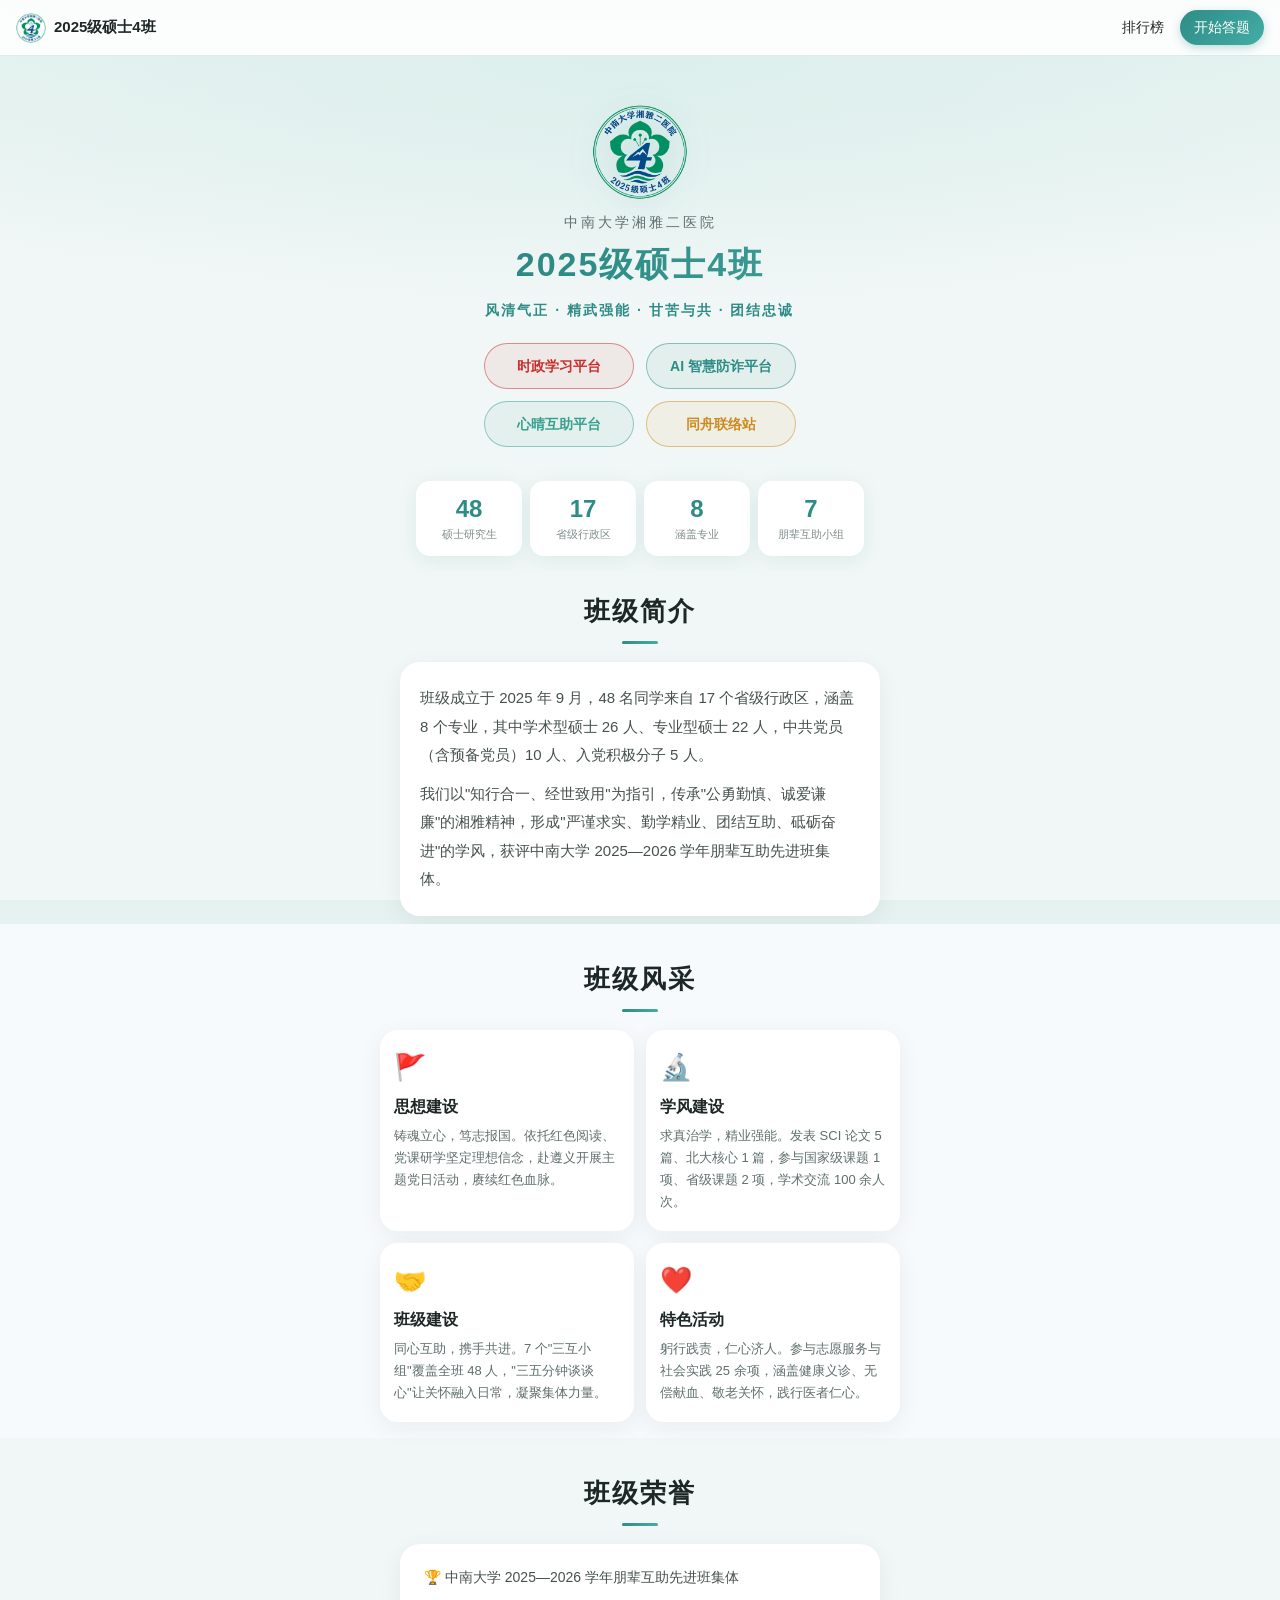
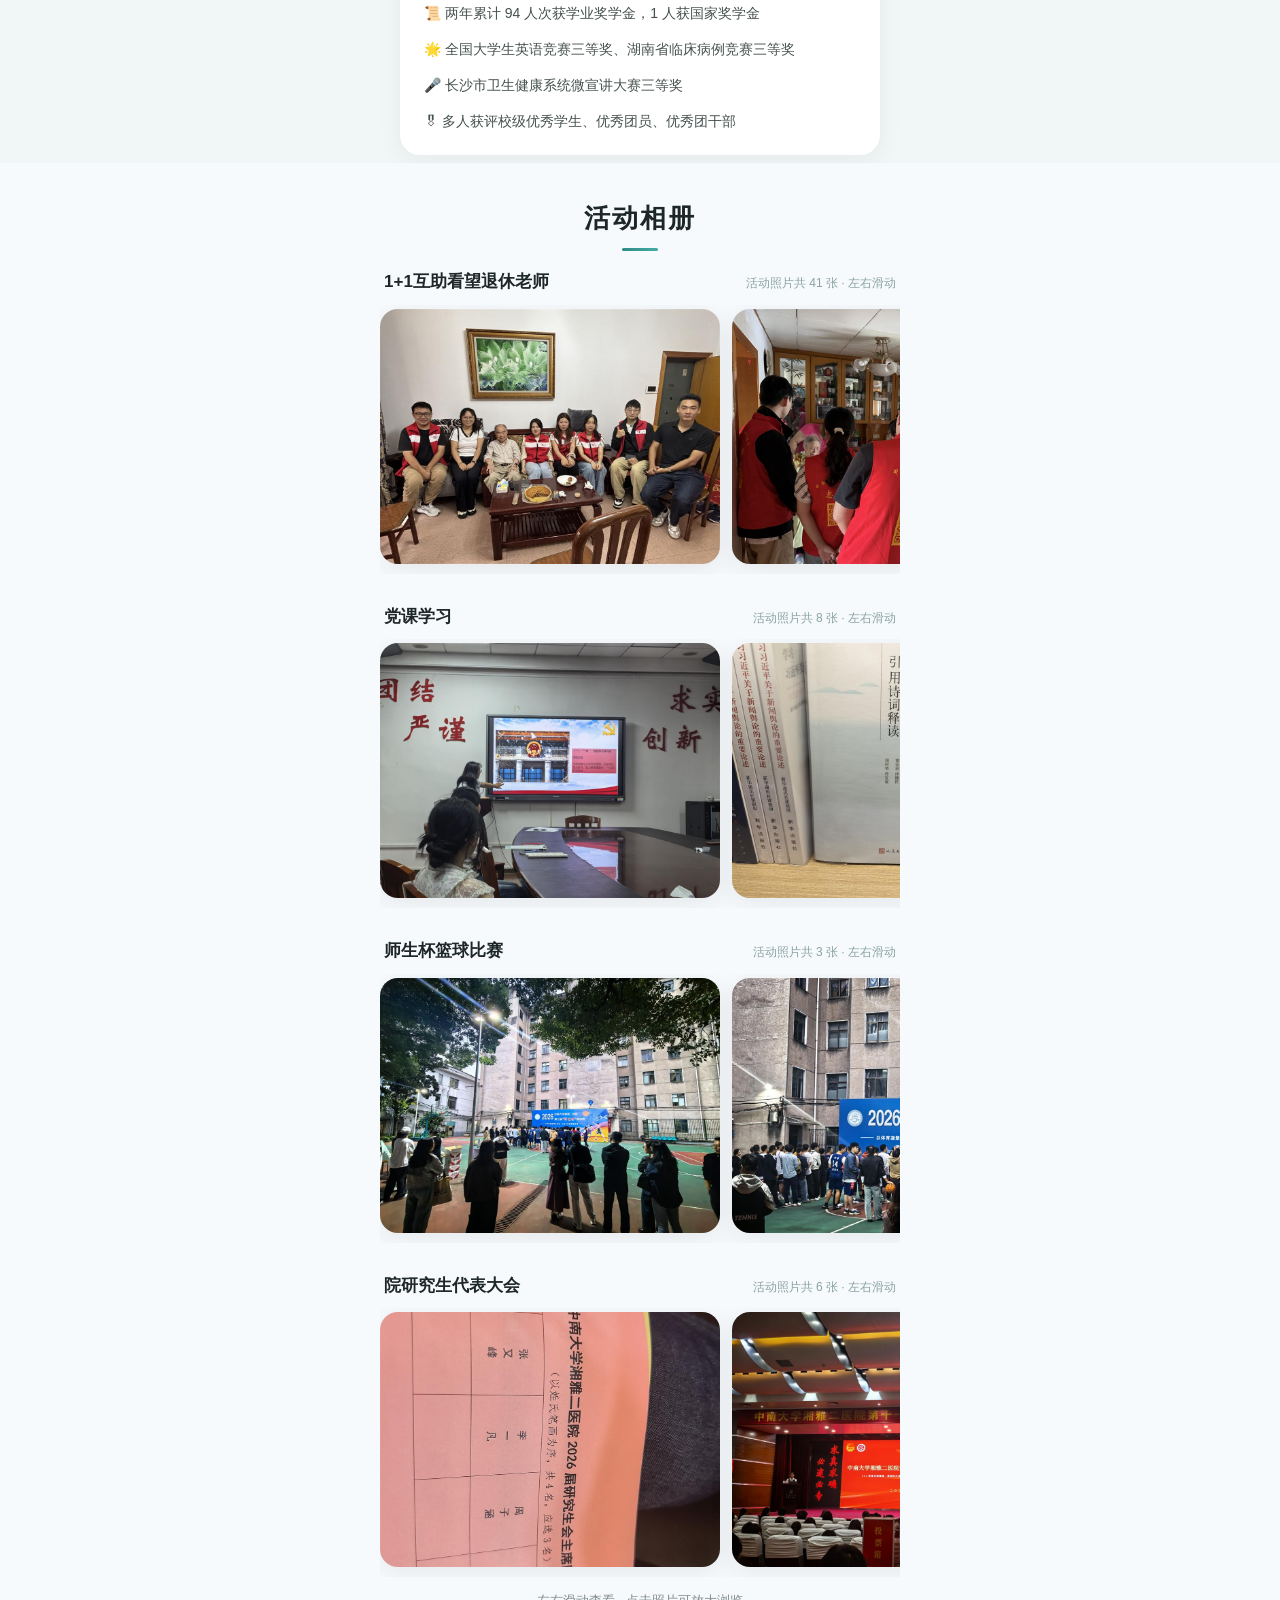
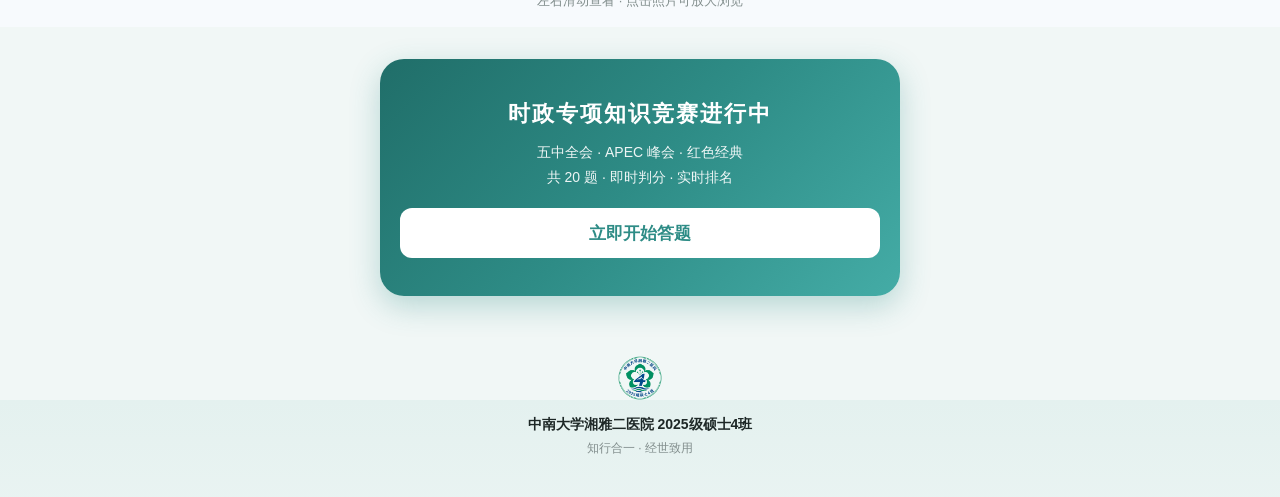
<file: index.html>
<!DOCTYPE html>
<html lang="zh-CN">
<head>
  <meta charset="UTF-8">
  <meta name="viewport" content="width=device-width, initial-scale=1.0, viewport-fit=cover">
  <meta name="theme-color" content="#2e8c86">
  <title>湘雅二医院2025级硕士4班</title>
  <link rel="stylesheet" href="/css/style.css">
  <link rel="stylesheet" href="/css/site.css">
</head>
<body>
  <nav class="nav">
    <a href="/" class="nav-brand">
      <img src="/assets/banhui-small.png" alt="班徽" class="nav-emblem">
      <span>2025级硕士4班</span>
    </a>
    <div class="nav-links">
      <a href="/leaderboard.html?set=politics">排行榜</a>
      <a href="/quiz.html?set=politics" class="nav-cta">开始答题</a>
    </div>
  </nav>

  <header class="hero-site">
    <img src="/assets/banhui-small.png" alt="班徽" class="hero-emblem reveal">
    <p class="site-eyebrow reveal">中南大学湘雅二医院</p>
    <h1 class="site-title reveal">2025级硕士4班</h1>
    <p class="site-motto reveal">风清气正 · 精武强能 · 甘苦与共 · 团结忠诚</p>
    <div class="hero-btns reveal">
      <a href="/politics.html" class="btn btn-pl">时政学习平台</a>
      <a href="/anti-fraud.html" class="btn btn-fr">AI 智慧防诈平台</a>
      <a href="/care.html" class="btn btn-care">心晴互助平台</a>
      <a href="/connect.html" class="btn btn-cc">同舟联络站</a>
    </div>
  </header>

  <section class="stats-band reveal">
    <div class="stat-item"><span class="stat-num">48</span><span class="stat-label">硕士研究生</span></div>
    <div class="stat-item"><span class="stat-num">17</span><span class="stat-label">省级行政区</span></div>
    <div class="stat-item"><span class="stat-num">8</span><span class="stat-label">涵盖专业</span></div>
    <div class="stat-item"><span class="stat-num">7</span><span class="stat-label">朋辈互助小组</span></div>
  </section>

  <section id="intro" class="site-section">
    <h2 class="section-title reveal">班级简介</h2>
    <div class="section-card reveal">
      <p>班级成立于 2025 年 9 月，48 名同学来自 17 个省级行政区，涵盖 8 个专业，其中学术型硕士 26 人、专业型硕士 22 人，中共党员（含预备党员）10 人、入党积极分子 5 人。</p>
      <p>我们以"知行合一、经世致用"为指引，传承"公勇勤慎、诚爱谦廉"的湘雅精神，形成"严谨求实、勤学精业、团结互助、砥砺奋进"的学风，获评中南大学 2025—2026 学年朋辈互助先进班集体。</p>
    </div>
  </section>

  <section id="features" class="site-section alt">
    <h2 class="section-title reveal">班级风采</h2>
    <div class="feature-grid">
      <div class="feature-card reveal">
        <div class="feature-icon">🚩</div>
        <h3>思想建设</h3>
        <p>铸魂立心，笃志报国。依托红色阅读、党课研学坚定理想信念，赴遵义开展主题党日活动，赓续红色血脉。</p>
      </div>
      <div class="feature-card reveal">
        <div class="feature-icon">🔬</div>
        <h3>学风建设</h3>
        <p>求真治学，精业强能。发表 SCI 论文 5 篇、北大核心 1 篇，参与国家级课题 1 项、省级课题 2 项，学术交流 100 余人次。</p>
      </div>
      <div class="feature-card reveal">
        <div class="feature-icon">🤝</div>
        <h3>班级建设</h3>
        <p>同心互助，携手共进。7 个"三互小组"覆盖全班 48 人，"三五分钟谈谈心"让关怀融入日常，凝聚集体力量。</p>
      </div>
      <div class="feature-card reveal">
        <div class="feature-icon">❤️</div>
        <h3>特色活动</h3>
        <p>躬行践责，仁心济人。参与志愿服务与社会实践 25 余项，涵盖健康义诊、无偿献血、敬老关怀，践行医者仁心。</p>
      </div>
    </div>
  </section>

  <section id="glory" class="site-section">
    <h2 class="section-title reveal">班级荣誉</h2>
    <div class="section-card reveal">
      <ul class="glory-list">
        <li>🏆 中南大学 2025—2026 学年朋辈互助先进班集体</li>
        <li>📜 两年累计 94 人次获学业奖学金，1 人获国家奖学金</li>
        <li>🌟 全国大学生英语竞赛三等奖、湖南省临床病例竞赛三等奖</li>
        <li>🎤 长沙市卫生健康系统微宣讲大赛三等奖</li>
        <li>🎖 多人获评校级优秀学生、优秀团员、优秀团干部</li>
      </ul>
    </div>
  </section>

  <section id="photos" class="site-section alt">
    <h2 class="section-title reveal">活动相册</h2>
    <div id="photoWall" class="photo-wall"><div class="board-loading">照片加载中…</div></div>
    <p class="photo-note reveal">左右滑动查看 · 点击照片可放大浏览</p>
  </section>

  <section class="quiz-banner reveal">
    <h2>时政专项知识竞赛进行中</h2>
    <p>五中全会 · APEC 峰会 · 红色经典<br>共 20 题 · 即时判分 · 实时排名</p>
    <a href="/quiz.html?set=politics" class="btn btn-light">立即开始答题</a>
  </section>

  <footer class="site-footer">
    <img src="/assets/banhui-small.png" alt="班徽" class="footer-emblem">
    <p>中南大学湘雅二医院 2025级硕士4班</p>
    <p class="footer-sub">知行合一 · 经世致用</p>
  </footer>

  <div id="lightbox" class="lightbox hidden">
    <button class="lb-close" aria-label="关闭">×</button>
    <button class="lb-prev" aria-label="上一张">‹</button>
    <img id="lbImg" alt="照片">
    <button class="lb-next" aria-label="下一张">›</button>
    <div class="lb-caption" id="lbCaption"></div>
  </div>
  <script src="/js/site.js"></script>
</body>
</html>
</file>
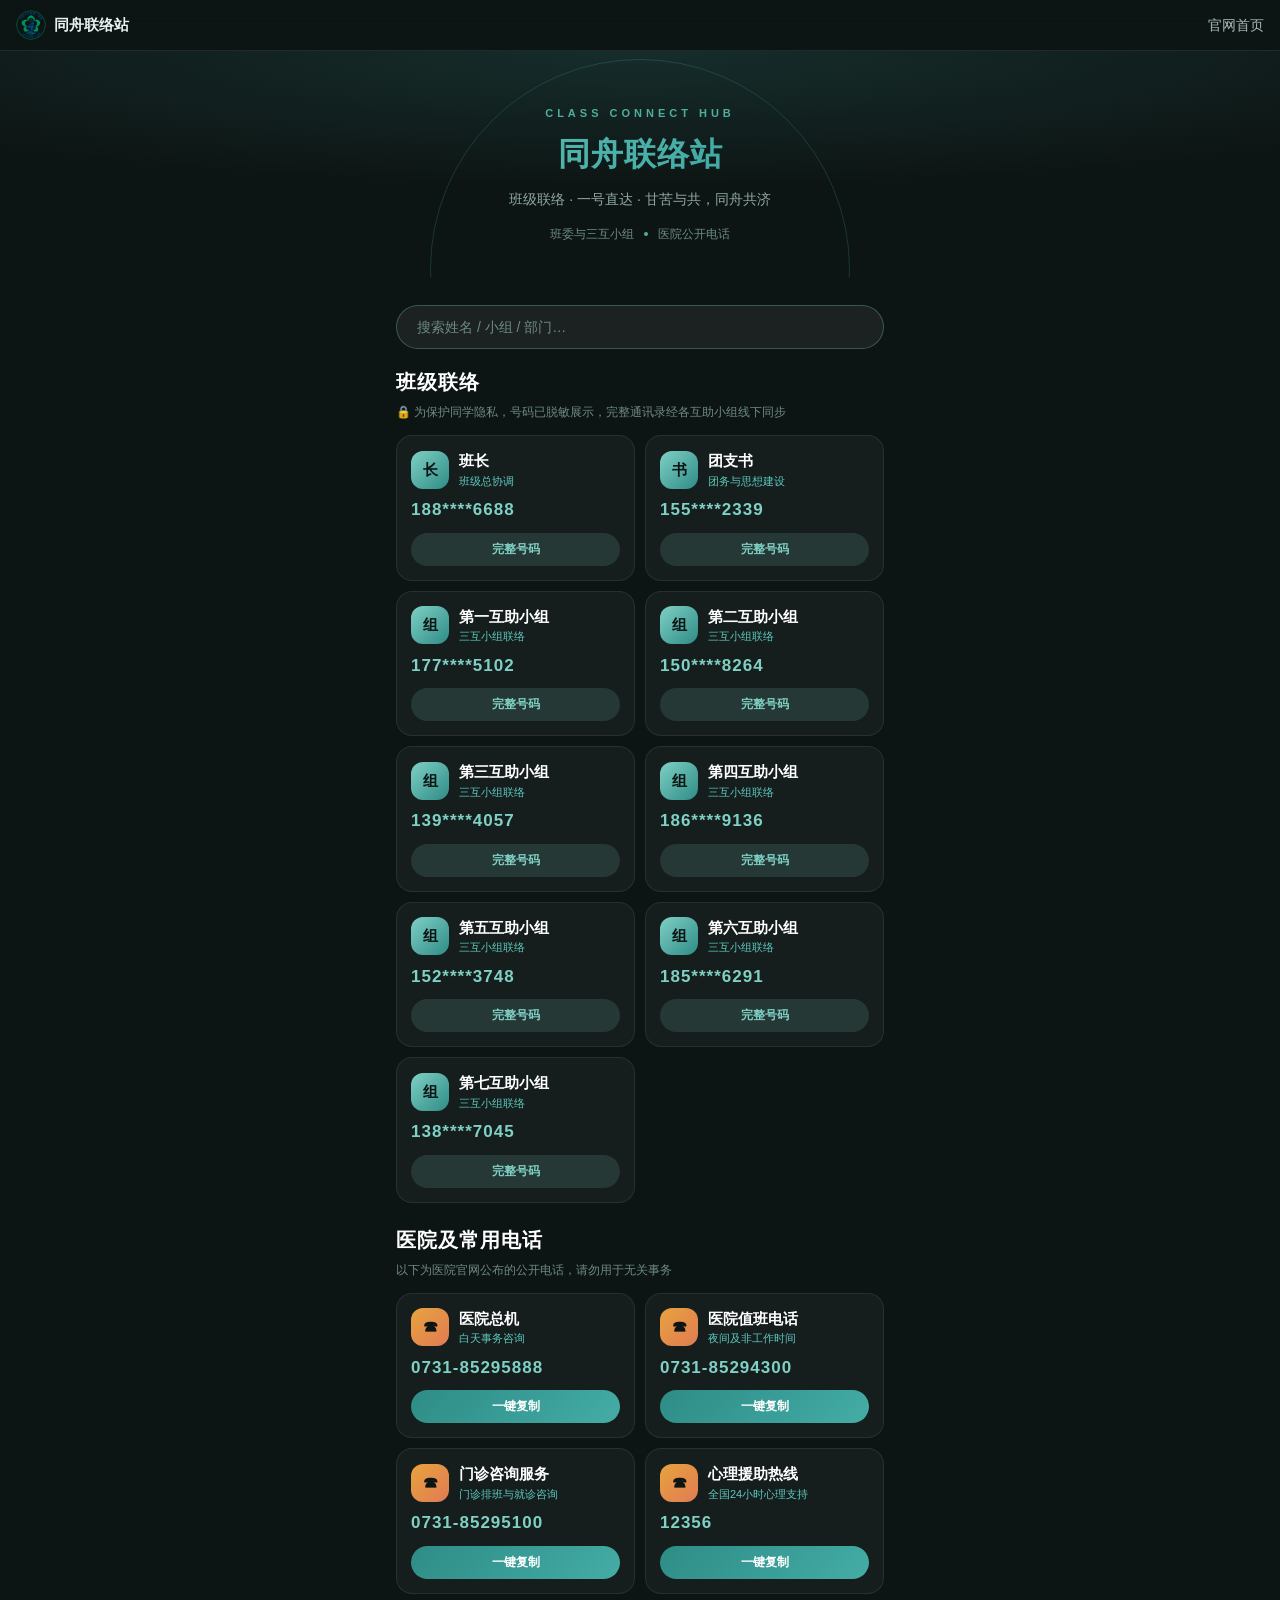
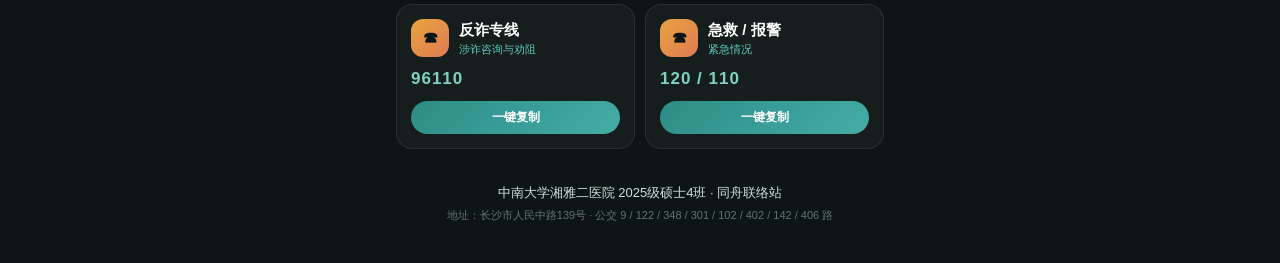
<file: connect.html>
<!DOCTYPE html>
<html lang="zh-CN">
<head>
  <meta charset="UTF-8">
  <meta name="viewport" content="width=device-width, initial-scale=1.0, viewport-fit=cover">
  <meta name="theme-color" content="#0d1514">
  <title>同舟联络站 · 2025级硕士4班</title>
  <link rel="stylesheet" href="/css/style.css">
  <link rel="stylesheet" href="/css/site.css">
  <link rel="stylesheet" href="/css/anti-fraud.css">
  <link rel="stylesheet" href="/css/connect.css">
</head>
<body class="af-body care-body">
  <nav class="nav nav-dark">
    <a href="/" class="nav-brand">
      <img src="/assets/banhui-small.png" alt="班徽" class="nav-emblem">
      <span>同舟联络站</span>
    </a>
    <div class="nav-links">
      <a href="/">官网首页</a>
    </div>
  </nav>

  <header class="af-hero">
    <div class="af-pulse"></div>
    <p class="af-eyebrow">CLASS CONNECT HUB</p>
    <h1 class="af-title">同舟联络站</h1>
    <p class="af-sub">班级联络 · 一号直达 · 甘苦与共，同舟共济</p>
    <div class="af-meta">
      <span>班委与三互小组</span>
      <span class="af-meta-dot"></span>
      <span>医院公开电话</span>
    </div>
  </header>

  <section class="af-section">
    <div class="cc-search">
      <input id="ccSearch" type="text" placeholder="搜索姓名 / 小组 / 部门…">
    </div>

    <h2 class="af-h2" style="margin-top:18px">班级联络</h2>
    <p class="af-h2sub">🔒 为保护同学隐私，号码已脱敏展示，完整通讯录经各互助小组线下同步</p>
    <div id="ccClass" class="cc-grid"></div>

    <h2 class="af-h2" style="margin-top:22px">医院及常用电话</h2>
    <p class="af-h2sub">以下为医院官网公布的公开电话，请勿用于无关事务</p>
    <div id="ccHospital" class="cc-grid"></div>
  </section>

  <footer class="af-footer">
    <p>中南大学湘雅二医院 2025级硕士4班 · 同舟联络站</p>
    <p class="af-footer-sub">地址：长沙市人民中路139号 · 公交 9 / 122 / 348 / 301 / 102 / 402 / 142 / 406 路</p>
  </footer>

  <div id="ccToast" class="cc-toast"></div>
  <script src="/js/connect.js"></script>
</body>
</html>
</file>
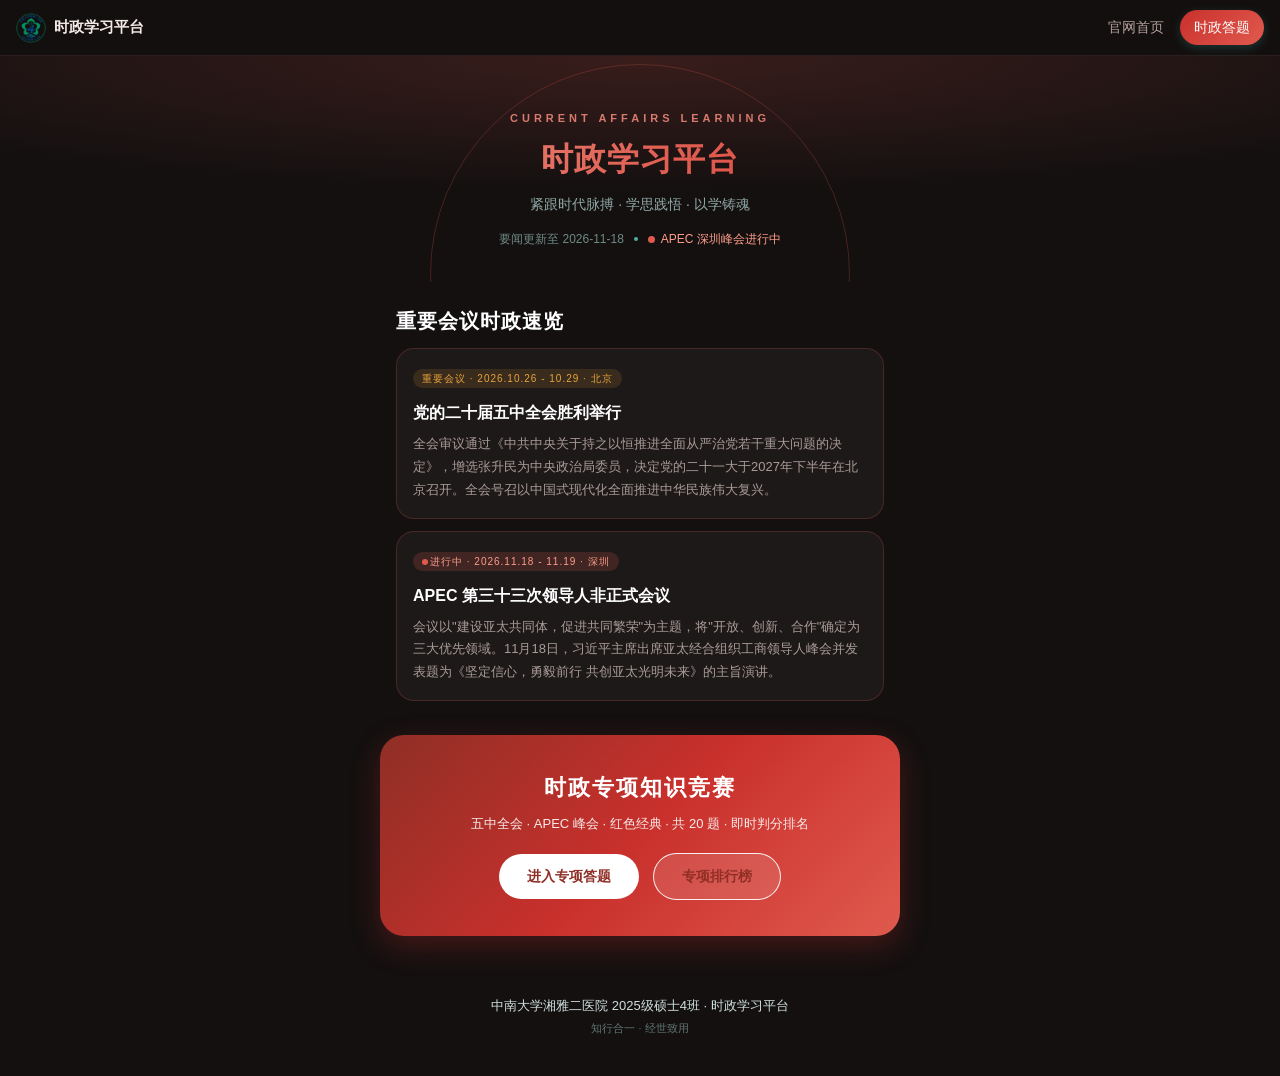
<file: politics.html>
<!DOCTYPE html>
<html lang="zh-CN">
<head>
  <meta charset="UTF-8">
  <meta name="viewport" content="width=device-width, initial-scale=1.0, viewport-fit=cover">
  <meta name="theme-color" content="#141010">
  <title>时政学习平台 · 2025级硕士4班</title>
  <link rel="stylesheet" href="/css/style.css">
  <link rel="stylesheet" href="/css/site.css">
  <link rel="stylesheet" href="/css/anti-fraud.css">
  <link rel="stylesheet" href="/css/politics.css">
</head>
<body class="af-body pf-body">
  <nav class="nav nav-dark pf-nav">
    <a href="/" class="nav-brand">
      <img src="/assets/banhui-small.png" alt="班徽" class="nav-emblem">
      <span>时政学习平台</span>
    </a>
    <div class="nav-links">
      <a href="/">官网首页</a>
      <a href="/quiz.html?set=politics" class="nav-cta">时政答题</a>
    </div>
  </nav>

  <header class="af-hero pf-hero">
    <div class="af-pulse pf-pulse"></div>
    <p class="af-eyebrow pf-eyebrow">CURRENT AFFAIRS LEARNING</p>
    <h1 class="af-title">时政学习平台</h1>
    <p class="af-sub">紧跟时代脉搏 · 学思践悟 · 以学铸魂</p>
    <div class="af-meta">
      <span>要闻更新至 2026-11-18</span>
      <span class="af-meta-dot"></span>
      <span class="pf-live"><i></i>APEC 深圳峰会进行中</span>
    </div>
  </header>

  <section class="af-section">
    <h2 class="af-h2">重要会议时政速览</h2>
    <div class="news-card">
      <span class="news-chip">重要会议 · 2026.10.26 - 10.29 · 北京</span>
      <h3>党的二十届五中全会胜利举行</h3>
      <p>全会审议通过《中共中央关于持之以恒推进全面从严治党若干重大问题的决定》，增选张升民为中央政治局委员，决定党的二十一大于2027年下半年在北京召开。全会号召以中国式现代化全面推进中华民族伟大复兴。</p>
    </div>
    <div class="news-card">
      <span class="news-chip news-live"><i></i>进行中 · 2026.11.18 - 11.19 · 深圳</span>
      <h3>APEC 第三十三次领导人非正式会议</h3>
      <p>会议以"建设亚太共同体，促进共同繁荣"为主题，将"开放、创新、合作"确定为三大优先领域。11月18日，习近平主席出席亚太经合组织工商领导人峰会并发表题为《坚定信心，勇毅前行 共创亚太光明未来》的主旨演讲。</p>
    </div>
  </section>

  <section class="af-cta pf-cta">
    <h2>时政专项知识竞赛</h2>
    <p>五中全会 · APEC 峰会 · 红色经典 · 共 20 题 · 即时判分排名</p>
    <a href="/quiz.html?set=politics" class="af-btn">进入专项答题</a>
    <a href="/leaderboard.html?set=politics" class="af-btn af-btn-ghost">专项排行榜</a>
  </section>

  <footer class="af-footer">
    <p>中南大学湘雅二医院 2025级硕士4班 · 时政学习平台</p>
    <p class="af-footer-sub">知行合一 · 经世致用</p>
  </footer>
</body>
</html>
</file>
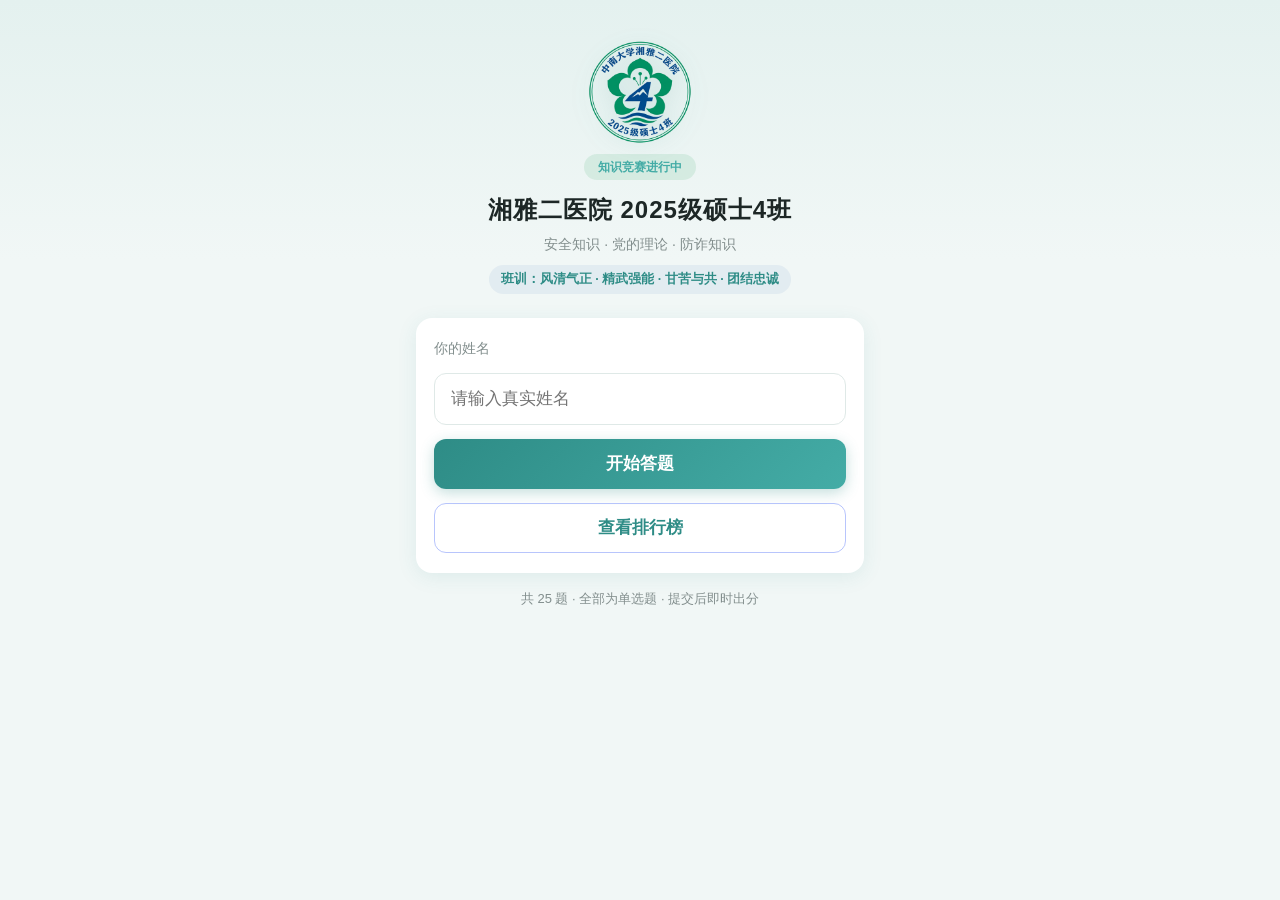
<file: quiz.html>
<!DOCTYPE html>
<html lang="zh-CN">
<head>
  <meta charset="UTF-8">
  <meta name="viewport" content="width=device-width, initial-scale=1.0, maximum-scale=1.0, user-scalable=no, viewport-fit=cover">
  <meta name="theme-color" content="#2e8c86">
  <title>知识竞赛 · 2025级硕士4班</title>
  <link rel="stylesheet" href="/css/style.css?v=20261119">
</head>
<body>
  <div class="app">

    <!-- 首页 -->
    <section id="view-home" class="view">
      <div class="hero">
        <img src="/assets/banhui-small.png" alt="班徽" class="hero-emblem">
        <div class="hero-badge">知识竞赛进行中</div>
        <h1>湘雅二医院 2025级硕士4班</h1>
        <p class="hero-sub">安全知识 · 党的理论 · 防诈知识</p>
        <p class="motto">班训：风清气正 · 精武强能 · 甘苦与共 · 团结忠诚</p>
      </div>
      <div class="card">
        <label class="field-label" for="nameInput">你的姓名</label>
        <input id="nameInput" class="field-input" type="text" maxlength="20" placeholder="请输入真实姓名" autocomplete="off">
        <button id="startBtn" class="btn btn-primary btn-block">开始答题</button>
        <a href="/leaderboard.html" class="btn btn-ghost btn-block">查看排行榜</a>
      </div>
      <p class="tips">共 25 题 · 全部为单选题 · 提交后即时出分</p>
    </section>

    <!-- 答题页 -->
    <section id="view-quiz" class="view hidden">
      <div class="quiz-header">
        <div class="progress-wrap">
          <div class="progress-bar" id="progressBar"></div>
        </div>
        <div class="quiz-meta">
          <span id="quizIndex">第 1 / 25 题</span>
          <span id="quizCategory">安全知识</span>
        </div>
      </div>
      <div class="card quiz-card">
        <h2 id="questionText" class="question-text">题目加载中…</h2>
        <div id="optionsWrap" class="options"></div>
      </div>
      <div class="quiz-footer">
        <button id="prevBtn" class="btn btn-ghost">上一题</button>
        <button id="nextBtn" class="btn btn-primary">下一题</button>
      </div>
    </section>

    <!-- 成绩页 -->
    <section id="view-result" class="view hidden">
      <div class="hero">
        <h1>答题完成 🎉</h1>
      </div>
      <div class="card result-card">
        <div class="score-num"><span id="scoreNum">0</span><span class="score-total">/<span id="scoreTotal">25</span></span></div>
        <div class="result-grid">
          <div class="result-item"><span class="result-label">我的排名</span><span class="result-value" id="rankNum">-</span></div>
          <div class="result-item"><span class="result-label">参与人数</span><span class="result-value" id="participantNum">-</span></div>
        </div>
        <a href="/leaderboard.html" class="btn btn-primary btn-block">查看完整排行榜</a>
        <a href="/" id="backHomeBtn" class="btn btn-ghost btn-block">返回官网首页</a>
      </div>
    </section>

  </div>
  <div id="toast" class="toast hidden"></div>
  <script src="/js/app.js"></script>
</body>
</html>
</file>
<file: css/style.css>
/* 班级答题平台 - 移动端优先样式 */
:root {
  /* 配色演变自湘雅二医院院徽主色 #44ACA6（湘雅青绿） */
  --primary: #2e8c86;        /* 院徽原色加深，保证按钮对比度 */
  --primary-dark: #206e69;   /* 深湘雅青，用于标题 */
  --green: #44aca6;          /* 院徽原色，用于渐变与点缀 */
  --bg: #f1f7f6;
  --card: #fff;
  --text: #1d2726;           /* 近黑标题色（Apple 式） */
  --text-sub: #828e8d;       /* 中性灰正文辅助色 */
  --border: #dfe9e7;
  --radius: 16px;
  --shadow: 0 4px 20px rgba(46, 140, 134, .1);
}
* { box-sizing: border-box; margin: 0; padding: 0; -webkit-tap-highlight-color: transparent; }
html, body { height: 100%; }
body {
  font-family: -apple-system, "PingFang SC", "Microsoft YaHei", sans-serif;
  background: linear-gradient(180deg, #e4f1ef 0%, var(--bg) 260px);
  color: var(--text);
  line-height: 1.5;
}
.app {
  max-width: 480px;
  margin: 0 auto;
  padding: max(16px, env(safe-area-inset-top)) 16px max(24px, env(safe-area-inset-bottom));
  min-height: 100%;
  display: flex;
  flex-direction: column;
  gap: 16px;
}
.view { display: flex; flex-direction: column; gap: 16px; }
.hidden { display: none !important; }

/* 头部 */
.hero { text-align: center; padding: 24px 8px 8px; }
.hero h1 { font-size: clamp(19px, 5.4vw, 24px); letter-spacing: 1px; white-space: nowrap; }
.hero-sub { color: var(--text-sub); font-size: 14px; margin-top: 6px; }
.hero-compact { padding-top: 16px; }
.hero-badge {
  display: inline-block;
  font-size: 12px;
  color: var(--green);
  background: rgba(42, 161, 95, .12);
  border-radius: 999px;
  padding: 4px 14px;
  margin-bottom: 12px;
  font-weight: 600;
}
.hero-emblem {
  width: 104px;
  height: 104px;
  display: block;
  margin: 0 auto 10px;
  filter: drop-shadow(0 4px 10px rgba(46, 140, 134, .18));
}
.hero-emblem-sm { width: 72px; height: 72px; margin-bottom: 6px; }
.motto {
  font-size: clamp(10.5px, 3vw, 12.5px);
  color: var(--primary);
  background: rgba(27, 90, 166, .07);
  border-radius: 999px;
  display: inline-block;
  white-space: nowrap;
  padding: 5px 12px;
  margin-top: 10px;
  font-weight: 600;
}

/* 班级小档案 */
.intro-card { gap: 12px; }
.intro-title {
  font-size: 15px;
  font-weight: 700;
  color: var(--primary);
  display: flex;
  align-items: center;
  gap: 8px;
}
.intro-title::before {
  content: "";
  width: 4px;
  height: 16px;
  border-radius: 2px;
  background: linear-gradient(180deg, var(--primary), var(--green));
}
.stat-grid { display: flex; gap: 8px; }
.stat-item {
  flex: 1;
  background: #f4f8fc;
  border-radius: 10px;
  padding: 10px 4px;
  display: flex;
  flex-direction: column;
  align-items: center;
  gap: 2px;
}
.stat-num { font-size: 20px; font-weight: 700; color: var(--primary); line-height: 1.2; }
.stat-label { font-size: 11px; color: var(--text-sub); }
.intro-text { font-size: 13px; color: var(--text-sub); line-height: 1.7; }

/* 卡片 */
.card {
  background: var(--card);
  border-radius: var(--radius);
  box-shadow: var(--shadow);
  padding: 20px 18px;
  display: flex;
  flex-direction: column;
  gap: 14px;
}
.field-label { font-size: 14px; color: var(--text-sub); }
.field-input {
  width: 100%;
  height: 52px;
  border: 1.5px solid var(--border);
  border-radius: 12px;
  padding: 0 16px;
  font-size: 17px;
  outline: none;
  transition: border-color .2s;
}
.field-input:focus { border-color: var(--primary); }

/* 按钮 */
.btn {
  display: flex;
  align-items: center;
  justify-content: center;
  height: 50px;
  border: none;
  border-radius: 12px;
  font-size: 17px;
  font-weight: 600;
  cursor: pointer;
  text-decoration: none;
  user-select: none;
  transition: opacity .15s, transform .1s;
}
.btn:active { transform: scale(.98); }
.btn-primary { background: linear-gradient(135deg, #2e8c86 0%, #44aca6 100%); color: #fff; box-shadow: 0 4px 14px rgba(46,140,134,.28); }
.btn-primary:disabled { opacity: .5; }
.btn-ghost { background: transparent; color: var(--primary); border: 1.5px solid rgba(79,110,247,.4); }
.btn-block { width: 100%; }

/* 答题 */
.quiz-header { display: flex; flex-direction: column; gap: 8px; padding-top: 8px; }
.progress-wrap { height: 8px; background: #e3e7f5; border-radius: 999px; overflow: hidden; }
.progress-bar {
  height: 100%;
  width: 0;
  background: linear-gradient(90deg, var(--primary), var(--green));
  border-radius: 999px;
  transition: width .25s ease;
}
.quiz-meta { display: flex; justify-content: space-between; font-size: 13px; color: var(--text-sub); }
.quiz-card { gap: 18px; }
.question-text { font-size: 19px; font-weight: 600; line-height: 1.6; }
.options { display: flex; flex-direction: column; gap: 12px; }
.option {
  display: flex;
  align-items: center;
  gap: 12px;
  padding: 14px 16px;
  border: 1.5px solid var(--border);
  border-radius: 12px;
  font-size: 16px;
  background: #fafbff;
  cursor: pointer;
  transition: all .15s;
}
.option:active { transform: scale(.99); }
.option-key {
  flex-shrink: 0;
  width: 28px;
  height: 28px;
  border-radius: 50%;
  background: #e9edfb;
  color: var(--primary);
  font-size: 14px;
  font-weight: 700;
  display: flex;
  align-items: center;
  justify-content: center;
}
.option.selected {
  border-color: var(--primary);
  background: rgba(79,110,247,.08);
  color: var(--primary-dark);
  font-weight: 600;
}
.option.selected .option-key { background: var(--primary); color: #fff; }
.quiz-footer { display: flex; gap: 12px; margin-top: auto; padding-top: 4px; }
.quiz-footer .btn { flex: 1; }

/* 成绩 */
.result-card { align-items: center; text-align: center; }
.score-num { font-size: 56px; font-weight: 700; color: var(--primary); line-height: 1; }
.score-total { font-size: 22px; color: var(--text-sub); font-weight: 500; }
.result-grid { width: 100%; display: flex; gap: 12px; }
.result-item {
  flex: 1;
  background: #f6f8fe;
  border-radius: 12px;
  padding: 14px 8px;
  display: flex;
  flex-direction: column;
  gap: 4px;
}
.result-label { font-size: 13px; color: var(--text-sub); }
.result-value { font-size: 22px; font-weight: 700; }

/* 排行榜 */
.board { display: flex; flex-direction: column; gap: 10px; }
.board-loading { text-align: center; color: var(--text-sub); padding: 30px 0; }
.board-row {
  display: flex;
  align-items: center;
  gap: 12px;
  background: var(--card);
  border-radius: 12px;
  padding: 12px 16px;
  box-shadow: var(--shadow);
}
.board-rank {
  width: 34px;
  height: 34px;
  border-radius: 50%;
  background: #eef1fb;
  color: var(--text-sub);
  font-weight: 700;
  font-size: 15px;
  display: flex;
  align-items: center;
  justify-content: center;
  flex-shrink: 0;
}
.board-row.top1 .board-rank { background: #ffd75e; color: #8a5b00; }
.board-row.top2 .board-rank { background: #d8def0; color: #4a5568; }
.board-row.top3 .board-rank { background: #f4c8a8; color: #8a4b1c; }
.board-name {
  flex: 1;
  font-size: 16px;
  font-weight: 600;
  min-width: 0;
  overflow: hidden;
  text-overflow: ellipsis;
  white-space: nowrap;
}
.board-score { font-size: 16px; font-weight: 700; color: var(--primary); }
.board-used { font-size: 12px; color: var(--text-sub); }
.tips { text-align: center; font-size: 13px; color: var(--text-sub); padding-bottom: 12px; }

/* Toast */
.toast {
  position: fixed;
  left: 50%;
  bottom: 80px;
  transform: translateX(-50%);
  background: rgba(31,36,48,.9);
  color: #fff;
  font-size: 14px;
  padding: 10px 20px;
  border-radius: 999px;
  z-index: 99;
  max-width: 80vw;
  text-align: center;
}
</file>
<file: css/site.css>
/* 班级官网样式（参考大牌企业官网：大标题居中、全宽分区、干净卡片） */
.nav {
  position: sticky;
  top: 0;
  z-index: 50;
  display: flex;
  align-items: center;
  justify-content: space-between;
  padding: 10px 16px;
  background: rgba(255,255,255,.85);
  backdrop-filter: blur(12px);
  -webkit-backdrop-filter: blur(12px);
  border-bottom: 1px solid var(--border);
}
.nav-brand { display: flex; align-items: center; gap: 8px; text-decoration: none; color: var(--text); font-weight: 700; font-size: 15px; }
.nav-emblem { width: 30px; height: 30px; }
.nav-links { display: flex; align-items: center; gap: 16px; }
.nav-links a { font-size: 14px; color: var(--text); text-decoration: none; font-weight: 500; }
.nav-cta {
  color: #fff !important;
  background: linear-gradient(135deg, #2e8c86 0%, #44aca6 100%);
  padding: 7px 14px;
  border-radius: 999px;
  font-weight: 600;
  box-shadow: 0 3px 10px rgba(46,140,134,.3);
}

.hero-site {
  text-align: center;
  padding: 48px 20px 40px;
  background: radial-gradient(120% 100% at 50% 0%, #dcefeC 0%, transparent 60%);
}
.hero-site .hero-emblem { width: 96px; height: 96px; margin-bottom: 12px; filter: drop-shadow(0 6px 16px rgba(46,140,134,.2)); }
.site-eyebrow { font-size: 14px; color: #5f6e6d; letter-spacing: 3px; margin-bottom: 6px; font-weight: 500; }

/* Apple 式渐变大标题 */
.site-title {
  font-size: clamp(26px, 7vw, 34px);
  letter-spacing: 2px;
  white-space: nowrap;
  background: linear-gradient(120deg, #206e69 0%, #2e8c86 45%, #5cb8b1 100%);
  -webkit-background-clip: text;
  background-clip: text;
  -webkit-text-fill-color: transparent;
  color: #206e69;
}
.site-motto { margin-top: 10px; color: var(--primary); font-weight: 600; font-size: 14px; letter-spacing: 2px; }
.site-desc { max-width: 420px; margin: 14px auto 0; color: #5f6e6d; font-size: 15px; line-height: 1.8; }
.hero-btns { display: flex; gap: 12px; justify-content: center; margin-top: 22px; flex-wrap: wrap; max-width: 340px; margin-left: auto; margin-right: auto; }
.hero-btns .btn { min-width: 150px; height: 46px; font-size: 14px; border-radius: 999px; transition: all .25s ease; }

/* 四大平台入口：每平台一色（Google 式统一胶囊） */
.btn-pl { color: #C9302C; border: 1.5px solid rgba(201,48,44,.5); background: rgba(201,48,44,.07); }
.btn-pl:hover { background: #C9302C; color: #fff; box-shadow: 0 4px 14px rgba(201,48,44,.3); }
.btn-fr { color: #2e8c86; border: 1.5px solid rgba(46,140,134,.5); background: rgba(46,140,134,.07); }
.btn-fr:hover { background: #2e8c86; color: #fff; box-shadow: 0 4px 14px rgba(46,140,134,.3); }
.btn-care { color: #38a08f; border: 1.5px solid rgba(56,160,143,.5); background: rgba(56,160,143,.07); }
.btn-care:hover { background: #38a08f; color: #fff; box-shadow: 0 4px 14px rgba(56,160,143,.3); }
.btn-cc { color: #cf8a1e; border: 1.5px solid rgba(207,138,30,.5); background: rgba(207,138,30,.07); }
.btn-cc:hover { background: #cf8a1e; color: #fff; box-shadow: 0 4px 14px rgba(207,138,30,.3); }

.stats-band {
  display: flex;
  gap: 8px;
  max-width: 480px;
  margin: -6px auto 0;
  padding: 0 16px;
}
.stats-band .stat-item { flex: 1; background: #fff; box-shadow: var(--shadow); border-radius: 14px; padding: 14px 4px; }
.stats-band .stat-num { font-size: 24px; }

.site-section { max-width: 520px; margin: 0 auto; padding: 36px 20px 8px; }
.site-section.alt { background: #f7fafd; max-width: none; padding: 36px 20px 16px; }
.site-section.alt > * { max-width: 520px; margin-left: auto; margin-right: auto; }
.section-title {
  text-align: center;
  font-size: 26px;
  margin-bottom: 18px;
  color: var(--text);
  letter-spacing: 2px;
  font-weight: 700;
}
.section-title::after {
  content: "";
  display: block;
  width: 36px;
  height: 3px;
  border-radius: 2px;
  background: linear-gradient(90deg, var(--primary), var(--green));
  margin: 10px auto 0;
}
.section-card {
  background: #fff;
  border-radius: 20px;
  box-shadow: 0 6px 24px rgba(29, 39, 38, .06);
  padding: 22px 20px;
  font-size: 15px;
  line-height: 1.9;
  color: #46514f;
}
.section-card p + p { margin-top: 10px; }

/* 滚动渐入动画（进入视口时淡入上浮） */
.reveal {
  opacity: 0;
  transform: translateY(28px);
  transition: opacity .8s cubic-bezier(.22,.61,.36,1), transform .8s cubic-bezier(.22,.61,.36,1);
  transition-delay: var(--rd, 0s);
}
.reveal.visible { opacity: 1; transform: none; }
.reveal:nth-child(2) { transition-delay: calc(var(--rd, 0s) + .12s); }
.reveal:nth-child(3) { transition-delay: calc(var(--rd, 0s) + .24s); }
.reveal:nth-child(4) { transition-delay: calc(var(--rd, 0s) + .36s); }
@media (prefers-reduced-motion: reduce) {
  .reveal { opacity: 1; transform: none; transition: none; }
}

/* 风采卡片 */
.feature-grid { display: grid; grid-template-columns: 1fr 1fr; gap: 12px; }
.feature-card {
  background: #fff;
  border-radius: 18px;
  box-shadow: 0 6px 24px rgba(29, 39, 38, .06);
  padding: 18px 14px;
}
.feature-icon { font-size: 26px; margin-bottom: 8px; }
.feature-card h3 { font-size: 16px; color: var(--text); margin-bottom: 6px; font-weight: 700; }
.feature-card p { font-size: 13px; color: #5f6e6d; line-height: 1.7; }

/* 荣誉列表 */
.glory-list { list-style: none; display: flex; flex-direction: column; gap: 12px; }
.glory-list li { font-size: 14px; line-height: 1.7; padding-left: 4px; }

/* 照片墙 */
.photo-grid { display: grid; grid-template-columns: 1fr 1fr; gap: 12px; }
.photo-slot {
  aspect-ratio: 4/3;
  border: 2px dashed #b9cde2;
  border-radius: 14px;
  display: flex;
  align-items: center;
  justify-content: center;
  font-size: 13px;
  color: #8aa3bd;
  background: #fff;
  padding: 10px;
  text-align: center;
}
.photo-note { text-align: center; color: var(--text-sub); font-size: 13px; margin-top: 14px; }

/* 竞赛横幅 */
.quiz-banner {
  max-width: 520px;
  margin: 32px auto;
  padding: 38px 20px;
  text-align: center;
  border-radius: 24px;
  background: linear-gradient(135deg, #206e69 0%, #2e8c86 50%, #44aca6 100%);
  color: #fff;
  box-shadow: 0 10px 30px rgba(46,140,134,.3);
}
.quiz-banner h2 { font-size: 22px; letter-spacing: 2px; }
.quiz-banner p { font-size: 14px; opacity: .92; line-height: 1.8; margin: 10px 0 18px; }
.btn-light { background: #fff; color: var(--primary); min-width: 150px; margin: 0 auto; }

/* 页脚 */
.site-footer { text-align: center; padding: 28px 16px 40px; color: var(--text); font-size: 14px; font-weight: 600; }
.footer-emblem { width: 44px; height: 44px; margin-bottom: 8px; }
.footer-sub { color: var(--text-sub); font-size: 12px; font-weight: 400; margin-top: 4px; }

/* 活动相册：Apple 式横向滑动画廊 */
.photo-wall { display: flex; flex-direction: column; gap: 30px; }
.album-head {
  display: flex;
  justify-content: space-between;
  align-items: baseline;
  padding: 0 4px;
  margin-bottom: 10px;
}
.album-head h3 { font-size: 17px; color: var(--text); font-weight: 700; }
.album-head span { font-size: 12px; color: #8aa3a0; }
.album-track {
  display: flex;
  gap: 12px;
  overflow-x: auto;
  scroll-snap-type: x mandatory;
  padding: 4px 4px 10px;
  -webkit-overflow-scrolling: touch;
  scrollbar-width: none;
}
.album-track::-webkit-scrollbar { display: none; }
.album-card {
  flex: 0 0 76%;
  max-width: 340px;
  aspect-ratio: 4/3;
  border-radius: 18px;
  overflow: hidden;
  scroll-snap-align: start;
  background: #e8f0ee;
  box-shadow: 0 6px 24px rgba(29, 39, 38, .08);
  cursor: zoom-in;
}
.album-card img {
  width: 100%;
  height: 100%;
  object-fit: cover;
  display: block;
  transition: transform .5s ease;
}
.album-card:hover img { transform: scale(1.06); }

/* 全屏浏览（灯箱） */
.lightbox {
  position: fixed;
  inset: 0;
  z-index: 200;
  background: rgba(10, 16, 15, .95);
  display: flex;
  align-items: center;
  justify-content: center;
}
.lightbox img {
  max-width: 92vw;
  max-height: 78vh;
  border-radius: 12px;
  box-shadow: 0 20px 60px rgba(0, 0, 0, .5);
}
.lb-close {
  position: absolute;
  top: 10px;
  right: 14px;
  font-size: 34px;
  color: #fff;
  background: none;
  border: none;
  cursor: pointer;
  line-height: 1;
  opacity: .85;
}
.lb-prev, .lb-next {
  position: absolute;
  top: 50%;
  transform: translateY(-50%);
  font-size: 42px;
  color: #fff;
  background: none;
  border: none;
  cursor: pointer;
  padding: 18px;
  opacity: .75;
  user-select: none;
}
.lb-prev { left: 4px; }
.lb-next { right: 4px; }
.lb-caption {
  position: absolute;
  bottom: 26px;
  left: 50%;
  transform: translateX(-50%);
  color: #cfe0de;
  font-size: 14px;
  white-space: nowrap;
}
</file>
<file: css/anti-fraud.css>
/* AI 智慧反诈平台 - 深色科技风 */
.af-body { background: #0d1514; color: #e8f1ef; }
.nav-dark { background: rgba(13,21,20,.85); border-bottom: 1px solid #1d2b29; }
.nav-dark .nav-brand { color: #e8f1ef; }
.nav-dark .nav-links a { color: #a9bdbb; }
.nav-dark .nav-cta { background: linear-gradient(135deg, #2e8c86, #44aca6); }

.af-hero { text-align: center; padding: 54px 20px 34px; position: relative; overflow: hidden;
  background: radial-gradient(120% 100% at 50% 0%, rgba(68,172,166,.16) 0%, transparent 60%); }
.af-pulse { position: absolute; left: 50%; top: 8px; width: 420px; height: 420px; transform: translateX(-50%);
  border: 1px solid rgba(68,172,166,.22); border-radius: 50%; animation: afPing 3.2s ease-out infinite; pointer-events: none; }
@keyframes afPing { 0% { transform: translateX(-50%) scale(.55); opacity: .9; } 100% { transform: translateX(-50%) scale(1.15); opacity: 0; } }
.af-eyebrow { font-size: 11px; letter-spacing: 4px; color: #4fae9e; font-weight: 600; }
.af-title { font-size: clamp(24px, 6.4vw, 32px); margin-top: 8px; letter-spacing: 1px; white-space: nowrap;
  background: linear-gradient(120deg, #7fd0c5 0%, #44aca6 55%, #2e8c86 100%);
  -webkit-background-clip: text; background-clip: text; -webkit-text-fill-color: transparent; color: #44aca6; }
.af-sub { margin-top: 10px; font-size: 14px; color: #8fa8a5; line-height: 1.7; }
.af-meta { margin-top: 14px; display: flex; gap: 10px; justify-content: center; align-items: center; font-size: 12px; color: #6e8a86; }
.af-meta-dot { width: 4px; height: 4px; border-radius: 50%; background: #4fae9e; }

.af-section { max-width: 520px; margin: 0 auto; padding: 24px 16px 4px; }
.af-h2 { font-size: 20px; color: #fff; margin-bottom: 12px; letter-spacing: 1px; }
.af-h2sub { font-size: 12px; color: #6e8a86; margin: -6px 0 14px; }
.af-kpis { display: grid; grid-template-columns: 1fr 1fr; gap: 10px; }
.af-kpi { background: rgba(255,255,255,.04); border: 1px solid rgba(68,172,166,.2); border-radius: 16px; padding: 14px; }
.af-kpi b { display: block; font-size: 26px; color: #5cc8be; }
.af-kpi span { font-size: 12px; color: #8fa8a5; }

.af-panel { background: rgba(255,255,255,.04); border: 1px solid rgba(255,255,255,.07); border-radius: 18px; padding: 16px; margin-top: 14px; }
.af-panel-title { font-size: 14px; color: #cfe0de; margin-bottom: 14px; display: flex; gap: 8px; align-items: center; font-weight: 600; }
.af-tag { font-size: 10px; padding: 2px 8px; border-radius: 999px; background: rgba(68,172,166,.16); color: #5cc8be; font-weight: 500; }
.af-tag-green { background: rgba(127,208,197,.12); color: #7fd0c5; }
.af-donut-wrap { display: flex; gap: 18px; align-items: center; }
.af-donut { width: 128px; height: 128px; border-radius: 50%; position: relative; flex: 0 0 auto; }
.af-donut-center { position: absolute; inset: 27px; background: #131f1d; border-radius: 50%;
  display: flex; flex-direction: column; align-items: center; justify-content: center; }
.af-donut-center b { font-size: 24px; color: #fff; }
.af-donut-center i { font-style: normal; font-size: 10px; color: #6e8a86; margin-top: 2px; }
.af-legend { flex: 1; display: flex; flex-direction: column; gap: 7px; }
.af-legend div { display: flex; align-items: center; gap: 7px; font-size: 12px; color: #a9bdbb; }
.af-legend .dot { width: 9px; height: 9px; border-radius: 3px; flex: 0 0 auto; }
.af-legend .pct { margin-left: auto; color: #e8f1ef; font-weight: 600; }

.af-immunity { font-size: 13px; color: #a9bdbb; }
.af-immunity .row { display: flex; gap: 10px; margin-bottom: 14px; }
.af-immunity .box { flex: 1; background: rgba(68,172,166,.08); border-radius: 12px; padding: 10px 12px; }
.af-immunity .box b { display: block; font-size: 20px; color: #7fd0c5; }
.af-immunity .box span { font-size: 11px; color: #8fa8a5; }
.weak-item { margin-top: 10px; }
.weak-item .t { font-size: 12px; color: #a9bdbb; margin-bottom: 6px; line-height: 1.5; }
.weak-bar { height: 8px; background: rgba(255,255,255,.08); border-radius: 4px; overflow: hidden; }
.weak-fill { height: 100%; border-radius: 4px; background: linear-gradient(90deg, #E07B54, #E8A33D); transition: width 1s ease; }
.weak-fill.ok { background: linear-gradient(90deg, #2e8c86, #44aca6); }

.af-intel { display: flex; flex-direction: column; gap: 12px; }
.af-card { background: rgba(255,255,255,.04); border: 1px solid rgba(255,255,255,.07); border-radius: 16px; padding: 14px;
  animation: afFade .6s ease both; }
.af-card:nth-child(2) { animation-delay: .08s; } .af-card:nth-child(3) { animation-delay: .16s; }
.af-card:nth-child(4) { animation-delay: .24s; } .af-card:nth-child(5) { animation-delay: .32s; }
.af-card:nth-child(6) { animation-delay: .4s; } .af-card:nth-child(7) { animation-delay: .48s; }
.af-card:nth-child(8) { animation-delay: .56s; }
@keyframes afFade { from { opacity: 0; transform: translateY(16px); } to { opacity: 1; transform: none; } }
.af-card-top { display: flex; gap: 6px; align-items: center; margin-bottom: 8px; flex-wrap: wrap; }
.af-card-tag { font-size: 10px; padding: 2px 8px; border-radius: 999px; background: rgba(68,172,166,.16); color: #5cc8be; }
.af-level { font-size: 10px; padding: 2px 8px; border-radius: 999px; font-weight: 600; }
.af-level.high { background: rgba(224,123,84,.2); color: #f0a58a; }
.af-level.mid { background: rgba(232,163,61,.18); color: #e8c98a; }
.af-card h3 { font-size: 15px; color: #fff; margin-bottom: 6px; }
.af-card .sum { font-size: 13px; color: #9fb4b2; line-height: 1.7; }
.af-points { margin: 10px 0 0; padding: 0; list-style: none; }
.af-points li { font-size: 12px; color: #7fd0c5; padding-left: 18px; position: relative; margin-bottom: 4px; }
.af-points li::before { content: "✓"; position: absolute; left: 0; font-weight: 700; }
.af-card .src { font-size: 11px; color: #5f7471; margin-top: 8px; }

.af-cta { max-width: 520px; margin: 30px auto; padding: 36px 20px; text-align: center; border-radius: 24px;
  background: linear-gradient(135deg, #206e69 0%, #2e8c86 50%, #44aca6 100%); box-shadow: 0 10px 30px rgba(46,140,134,.3); }
.af-cta h2 { font-size: 22px; color: #fff; letter-spacing: 2px; }
.af-cta p { font-size: 13px; color: rgba(255,255,255,.9); margin: 10px 0 4px; }
.af-btn { display: inline-block; margin: 16px 5px 0; background: #fff; color: #206e69; padding: 12px 28px;
  border-radius: 999px; font-weight: 700; text-decoration: none; font-size: 14px; }
.af-btn-ghost { background: rgba(255,255,255,.12); color: #fff; border: 1.5px solid rgba(255,255,255,.9); }
.af-btn-ghost:hover { background: rgba(255,255,255,.28); }
.af-btn, .af-btn-ghost { transition: all .25s ease; }
.af-btn:hover { transform: translateY(-2px); box-shadow: 0 8px 20px rgba(0,0,0,.25); }
.af-footer { text-align: center; padding: 30px 16px 40px; color: #cfe0de; font-size: 13px; }
.af-footer-sub { color: #5f7471; font-size: 11px; margin-top: 4px; }
/* 周期性风险预测模块 */
.af-forecast { position: relative; overflow: hidden; border: 1px solid rgba(232,163,61,.35);
  border-radius: 20px; padding: 18px;
  background: linear-gradient(160deg, rgba(232,163,61,.10) 0%, rgba(224,123,84,.05) 100%); }
.af-forecast::before { content: ""; position: absolute; top: -40px; right: -40px; width: 140px; height: 140px;
  border-radius: 50%; background: radial-gradient(circle, rgba(232,163,61,.18), transparent 70%); pointer-events: none; }
.af-fc-head { display: flex; align-items: center; justify-content: space-between; }
.af-fc-live { display: inline-flex; align-items: center; gap: 6px; font-size: 11px; color: #f0a58a; font-weight: 600; letter-spacing: 1px; }
.af-fc-live i { width: 7px; height: 7px; border-radius: 50%; background: #E07B54; animation: fcBlink 1.4s ease-in-out infinite; }
@keyframes fcBlink { 0%, 100% { opacity: 1; box-shadow: 0 0 8px rgba(224,123,84,.8); } 50% { opacity: .35; box-shadow: none; } }
.af-fc-window { font-size: 11px; color: #8fa8a5; }
.af-fc-title { font-size: 18px; color: #fff; margin-top: 12px; letter-spacing: 1px; }
.af-fc-sub { font-size: 10px; color: #6e8a86; margin-top: 5px; letter-spacing: 1px; }
.af-fc-item { margin-top: 14px; }
.af-fc-item .t { display: flex; justify-content: space-between; align-items: baseline; font-size: 13px; color: #e8f1ef; }
.af-fc-item .t .trend { color: #f0a58a; font-size: 11px; margin-left: 6px; }
.af-fc-item .t .p { color: #f0a58a; font-weight: 700; }
.af-fc-bar { height: 8px; background: rgba(255,255,255,.08); border-radius: 4px; margin-top: 7px; overflow: hidden; }
.af-fc-fill { height: 100%; width: 0; border-radius: 4px;
  background: linear-gradient(90deg, #E8A33D 0%, #E07B54 100%);
  transition: width 1.2s cubic-bezier(.22,.61,.36,1); }
.af-fc-note { font-size: 11px; color: #7fd0c5; margin-top: 16px; letter-spacing: 1px; }
</file>
<file: css/connect.css>
/* 同舟联络站 */
.cc-search { margin-top: 4px; }
.cc-search input {
  width: 100%; box-sizing: border-box;
  background: rgba(255,255,255,.06);
  border: 1px solid rgba(127,208,197,.3); border-radius: 999px;
  padding: 13px 20px; color: #e8f1ef; font-size: 14px; outline: none;
}
.cc-search input::placeholder { color: #6e8a86; }
.cc-search input:focus { border-color: #5cc8be; }

.cc-grid { display: grid; grid-template-columns: 1fr 1fr; gap: 10px; }
.cc-card {
  background: rgba(255,255,255,.04); border: 1px solid rgba(255,255,255,.08);
  border-radius: 16px; padding: 14px; display: flex; flex-direction: column; gap: 8px;
}
.cc-card.hidden { display: none; }
.cc-avatar {
  width: 38px; height: 38px; border-radius: 12px; flex: 0 0 auto;
  display: flex; align-items: center; justify-content: center;
  font-size: 15px; font-weight: 700; color: #0d1514;
  background: linear-gradient(135deg, #7fd0c5, #2e8c86);
}
.cc-avatar.h { background: linear-gradient(135deg, #E8A33D, #E07B54); }
.cc-card-top { display: flex; align-items: center; gap: 10px; }
.cc-name { font-size: 15px; color: #fff; font-weight: 700; }
.cc-role { font-size: 11px; color: #5cc8be; }
.cc-tag { font-size: 10px; color: #8fa8a5; }
.cc-phone { font-size: 17px; color: #7fd0c5; font-weight: 700; letter-spacing: 1px; }
.cc-phone.empty { color: #5f7471; font-weight: 500; font-size: 13px; }
.cc-actions { display: flex; gap: 8px; margin-top: 2px; }
.cc-btn {
  flex: 1; text-align: center; text-decoration: none; font-size: 12px; font-weight: 600;
  padding: 8px 0; border-radius: 999px; cursor: pointer;
  background: rgba(127,208,197,.14); color: #7fd0c5; border: none;
}
.cc-btn.call { background: linear-gradient(135deg, #2e8c86, #44aca6); color: #fff; }
.cc-btn.disabled { opacity: .4; pointer-events: none; }
.cc-empty { font-size: 13px; color: #6e8a86; text-align: center; padding: 20px 0; grid-column: 1 / -1; }.cc-toast {
  position: fixed; left: 50%; bottom: 40px; transform: translateX(-50%) translateY(20px);
  background: rgba(13, 21, 20, .95); color: #e8f1ef;
  border: 1px solid rgba(127, 208, 197, .4); border-radius: 999px;
  padding: 11px 22px; font-size: 13px; z-index: 300;
  opacity: 0; pointer-events: none; transition: all .3s ease;
  white-space: nowrap; max-width: 92vw;
}
.cc-toast.show { opacity: 1; transform: translateX(-50%) translateY(0); }
</file>
<file: css/politics.css>
/* 时政学习平台 - 红金主题（复用防诈平台深色框架） */
.pf-body { background: #141010; }
.pf-nav { background: rgba(20,16,16,.85); border-bottom: 1px solid #2b1f1d; }
.pf-nav .nav-brand { color: #f2e8e6; }
.pf-nav .nav-links a { color: #b3a09d; }
.pf-nav .nav-cta { background: linear-gradient(135deg, #C9302C, #E05A4E); }

.pf-hero { background: radial-gradient(120% 100% at 50% 0%, rgba(224,90,78,.18) 0%, transparent 60%); }
.pf-pulse { border-color: rgba(224,90,78,.25); }
.pf-eyebrow { color: #d97a6c; }
.pf-hero .af-title {
  background: linear-gradient(120deg, #f0b8a8 0%, #E05A4E 55%, #C9302C 100%);
  -webkit-background-clip: text; background-clip: text;
  -webkit-text-fill-color: transparent; color: #E05A4E;
}

.news-card { background: rgba(255,255,255,.04); border: 1px solid rgba(224,90,78,.22);
  border-radius: 18px; padding: 16px; margin-top: 12px; animation: afFade .6s ease both; }
.news-card:nth-child(3) { animation-delay: .1s; }
.news-chip { display: inline-block; font-size: 10px; color: #E8A33D;
  background: rgba(232,163,61,.14); padding: 2px 9px; border-radius: 999px; letter-spacing: 1px; }
.news-live { color: #ff9d8a; background: rgba(224,90,78,.18); }
.news-live i { width: 6px; height: 6px; border-radius: 50%; background: #E05A4E;
  display: inline-block; margin-right: 2px; animation: fcBlink 1.4s ease-in-out infinite; }
.news-card h3 { font-size: 16px; color: #fff; margin: 12px 0 8px; }
.news-card p { font-size: 13px; color: #a99b98; line-height: 1.75; margin: 0; }

.pf-cta { background: linear-gradient(135deg, #8f2f26 0%, #C9302C 50%, #E05A4E 100%);
  box-shadow: 0 10px 30px rgba(201,48,44,.28); }
.pf-cta .af-btn { color: #8f2f26; }
.pf-live { color: #ff9d8a; display: inline-flex; align-items: center; gap: 6px; }
.pf-live i { width: 7px; height: 7px; border-radius: 50%; background: #E05A4E;
  animation: fcBlink 1.4s ease-in-out infinite; }
</file>
